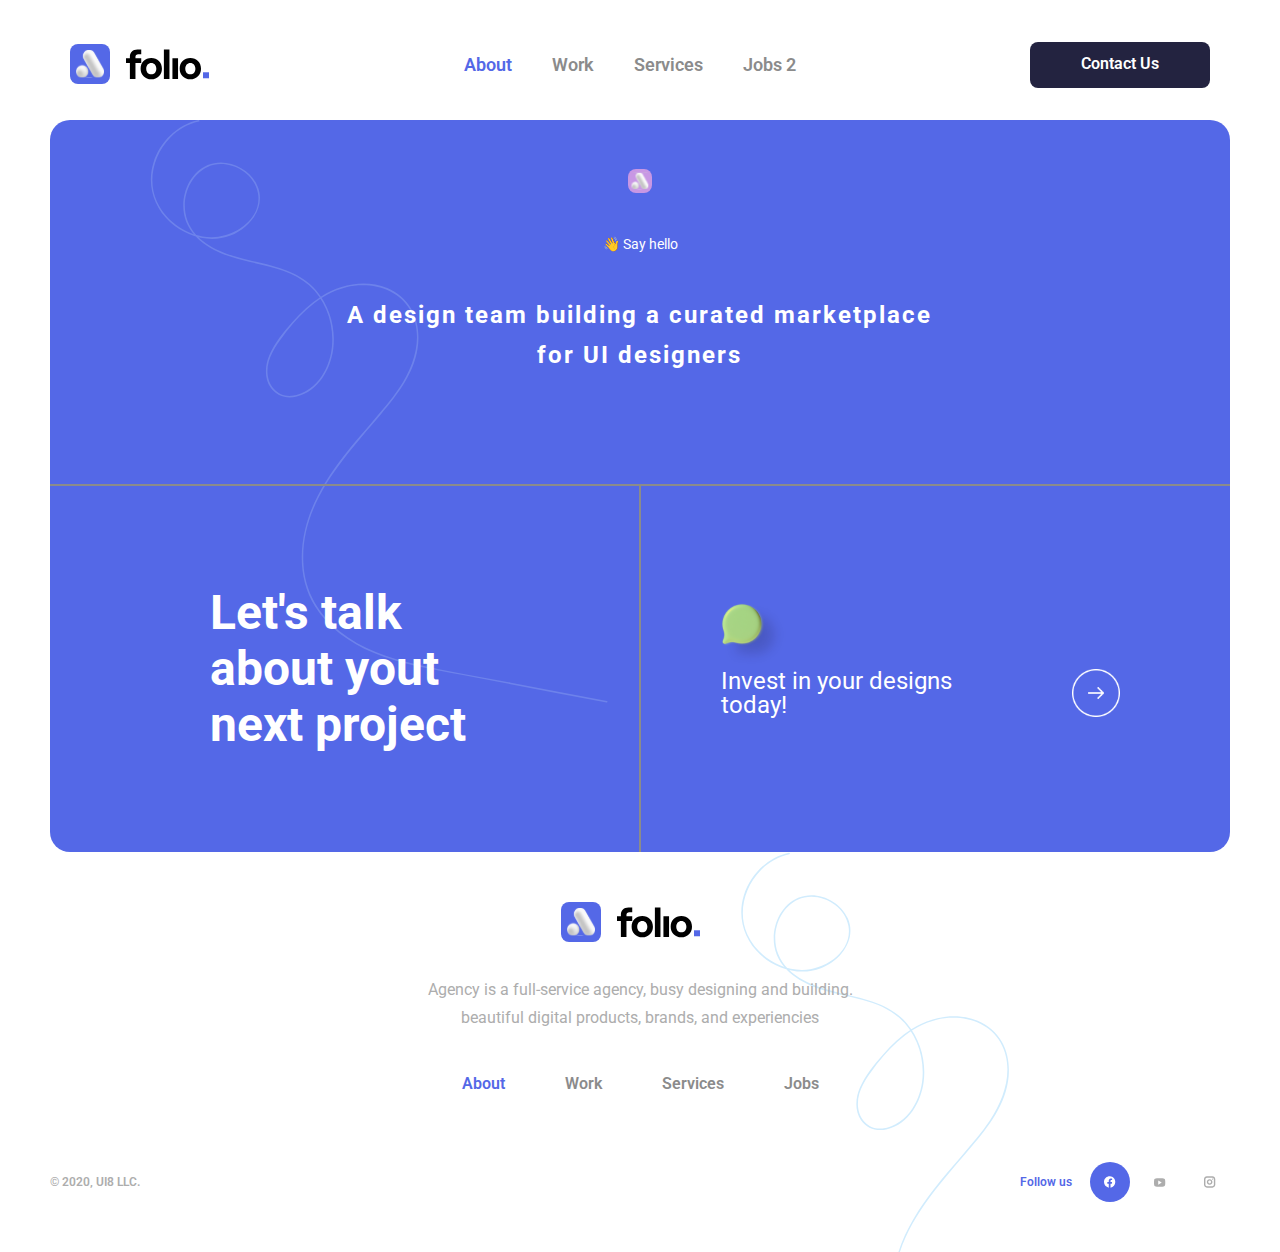
<file: index.html>
<!DOCTYPE html>
<html lang="en">

<head>
    <meta charset="UTF-8">
    <meta http-equiv="X-UA-Compatible" content="IE=edge">
    <meta name="viewport" content="width=device-width, initial-scale=1.0">
    <link rel="preconnect" href="https://fonts.googleapis.com">
    <link rel="preconnect" href="https://fonts.gstatic.com" crossorigin>
    <link href="https://fonts.googleapis.com/css2?family=Roboto:wght@300;400;700&display=swap" rel="stylesheet">
    <link rel="stylesheet" href="./assets/css/reset.css">
    <link rel="stylesheet" href="./assets/css/style.css">
    <title>Folio Agency 1.0</title>
</head>

<body>

    <!-- ==============HEADER============= -->
    <header>
        <nav class="nav-menu">
            <a href="#">
                <img src="./assets/img/logo-black.svg" class="logo" alt="Logo folio website">
            </a>
            
            <ul class="nav-list">
                <li class="nav-list-item"><a href="#" class="active">About</a></li>
                <li class="nav-list-item"><a href="#">Work</a></li>
                <li class="nav-list-item"><a href="#">Services</a></li>
                <li class="nav-list-item"><a href="#">Jobs <span class="jobs_badge">2</span></a></li>
            </ul>

            <a href="#" class="btn-contact-us">Contact Us</a>

            <a href="./pages/menu.html" class="btn-toggle-menu">
                <span></span>
                <span></span>
            </a>
        </nav>
    </header>

    <!-- ==============MAIN============= -->
    <main></main>

    <!-- ==============FOOTER============= -->
    <footer class="footer-container">
        <section class="footer-card">
            <div class="footer-card-content-top">
                <img src="./assets/img/icon/logo-icon-footer.svg" alt="Icon logo footer" class="footer-icon-logo">
                <img src="./assets/img/spech-bubble.svg" alt="Speach bubble" class="footer-card-img">
                <h3 class="footer-card-hello">👋 Say hello</h3>
                <h2 class="footer-card-maktplace">A design team building a curated marketplace for UI designers</h2>
            </div>
            <div class="line-divide"></div>
            <div class="footer-card-content-bottom">
                <div class="footer-card-content-bottom-l">
                    <h1 class="footer-card-project">Let's talk about yout next project</h1>
                </div>
                <div class="line-divide-vertical"></div>
                <div class="footer-card-content-bottom-r">
                    <img src="./assets/img/spech-bubble.svg" alt="Speach bubble" class="footer-card-img-r">
                    <p class="footer-card-invest">Invest in your designs today!</p>
                    <a href="#" class="footer-card-arrow">
                        <img src="./assets/img/icon/arrow-white.png" alt="" class="card-arrow-img">
                    </a>
                </div>
                <a href="#" class="footer-card-btn">
                    Contact US
                </a>
            </div>
        </section>

        <section class="footer-info">
            <div class="footer-info-top">
                <img src="./assets/img/logo-black.svg" alt="Logo folio info">
                <h2 class="footer-info-agency">
                    Agency is a full-service agency, busy designing and building.
                    <span class="footer-info-agency-b">beautiful digital products, brands, and experiencies</span>
                </h2>

                <nav class="footer-nav">
                    <select name="nav-select" id="" class="footer-nav-select">
                        <option value="" selected class="footer-nav-home option">Home</option>
                        <option value="">About</option>
                        <option value="">Work</option>
                        <option value="">Services</option>
                        <option value="">Jobs</option>
                    </select>
                    <div class="footer-nav-list-display">
                        <ul class="footer-nav-list">
                            <li><a href="#" class="active">About</a></li>
                            <li><a href="#">Work</a></li>
                            <li><a href="#">Services</a></li>
                            <li><a href="#">Jobs</a></li>
                        </ul>
                    </div>
                </nav>
            </div>
            <div class="footer-info-bottom">
                <div class="footer-social-media">
                    <p class="footer-text-follow">Follow us</p>
                    <div class="footer-nav-social">
                        <ul class="social-icons">
                            <li>
                                <a href="" class="face active">
                                    <svg width="12" height="12" viewBox="0 0 12 12" fill="none"
                                        xmlns="http://www.w3.org/2000/svg">
                                        <path fill-rule="evenodd" clip-rule="evenodd"
                                            d="M11.2796 6.034C11.2803 3.00752 8.93165 0.510338 5.93539 0.351694C2.93912 0.193051 0.344241 2.42849 0.0307703 5.43841C-0.282701 8.44832 1.79499 11.1789 4.75853 11.6518V7.67809H3.32671V6.034H4.75853V4.78031C4.69611 4.18782 4.89794 3.598 5.30937 3.17049C5.72081 2.74297 6.2993 2.52198 6.88827 2.56733C7.31128 2.57294 7.7333 2.61002 8.15089 2.67827V4.07987H7.44027C7.19507 4.04752 6.94858 4.12933 6.77033 4.30222C6.59207 4.47511 6.50137 4.72034 6.5238 4.96876V6.03542H8.08815L7.83788 7.67951H6.52098V11.6553C9.26236 11.2179 11.2807 8.8336 11.2796 6.034Z"
                                            fill="#ADADAD" />
                                    </svg>
                                </a>
                            </li>
                            <li><a href="" class="youtube"><img src="./assets/img/icon/youtube-desktop.svg" alt=""></a></li>
                            <li><a href="" class="instagran"><img src="./assets/img/icon/instagran-desktop.svg" alt=""></a></li>
                        </ul>
                    </div>
                </div>
                <div class="footer-copy">
                    &copy; 2020, UI8 LLC.
                </div>
            </div>
        </section>
    </footer>
</body>

</html>
</file>
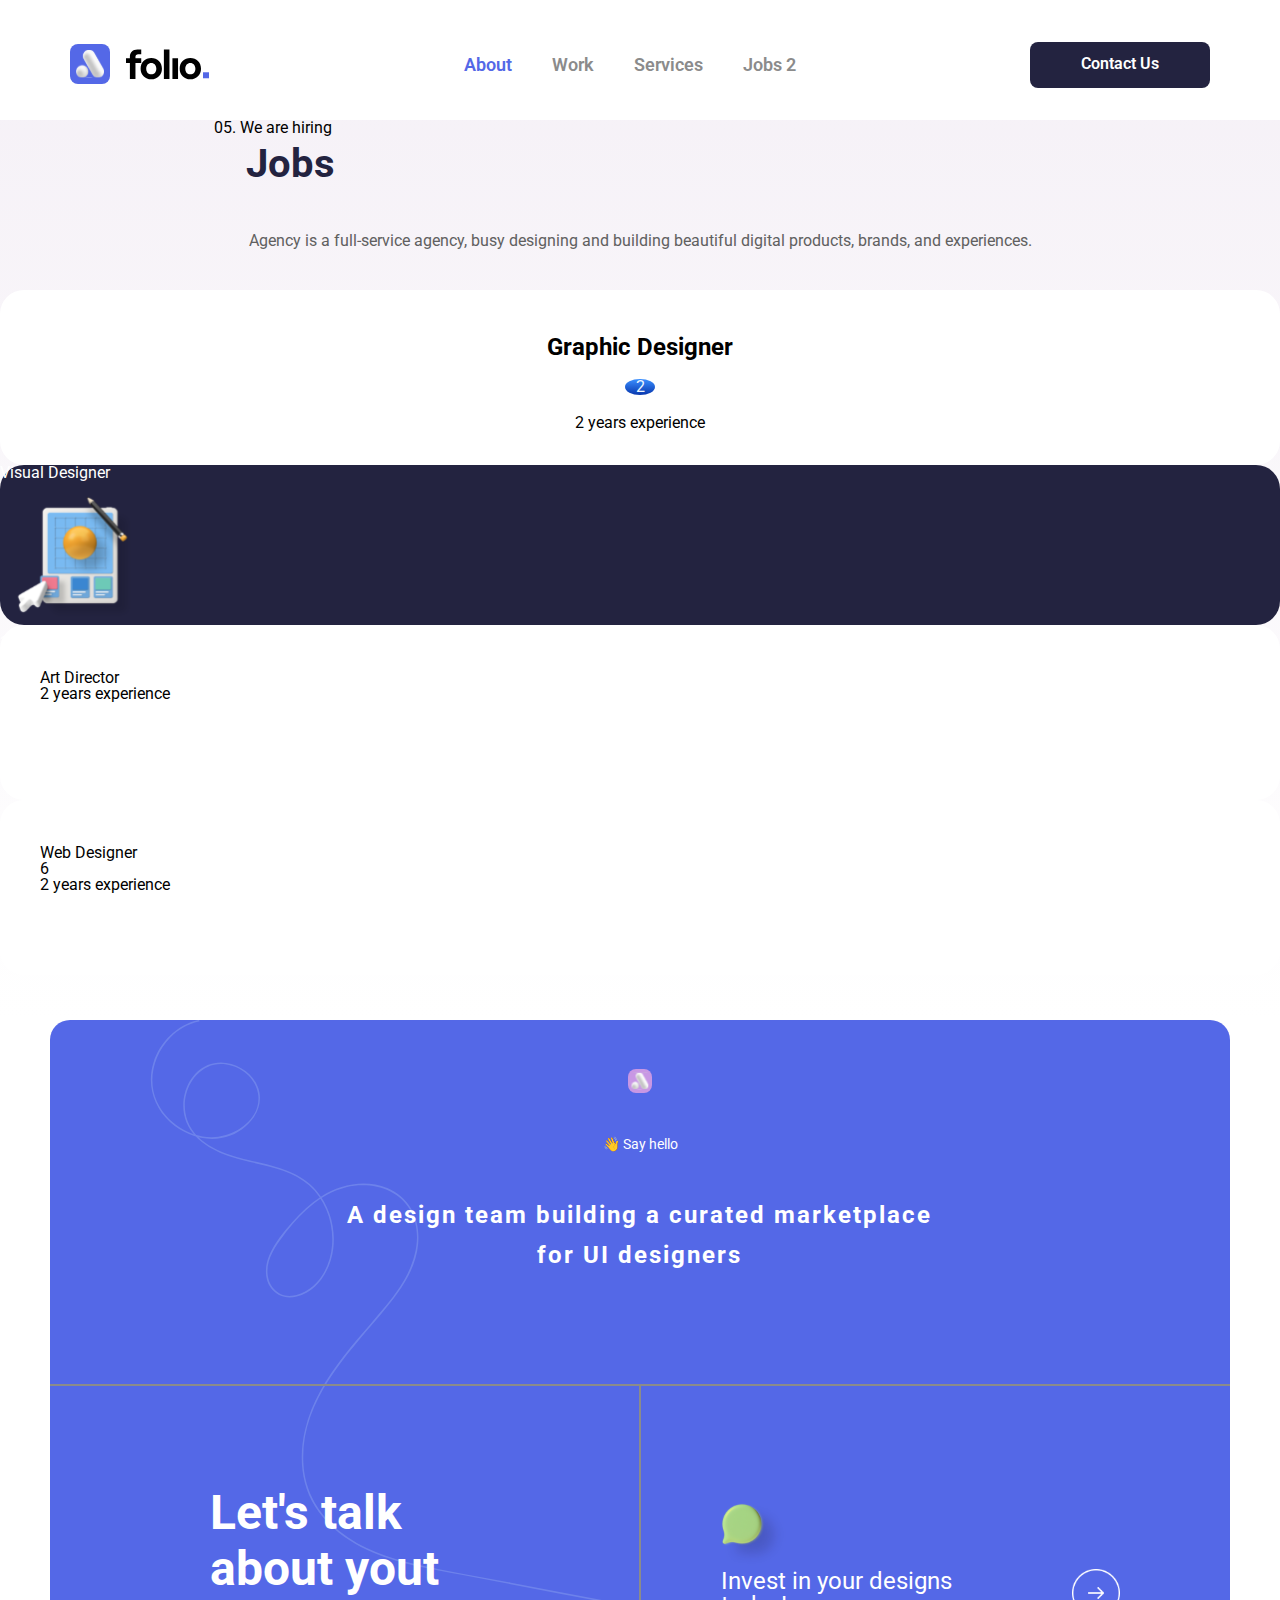
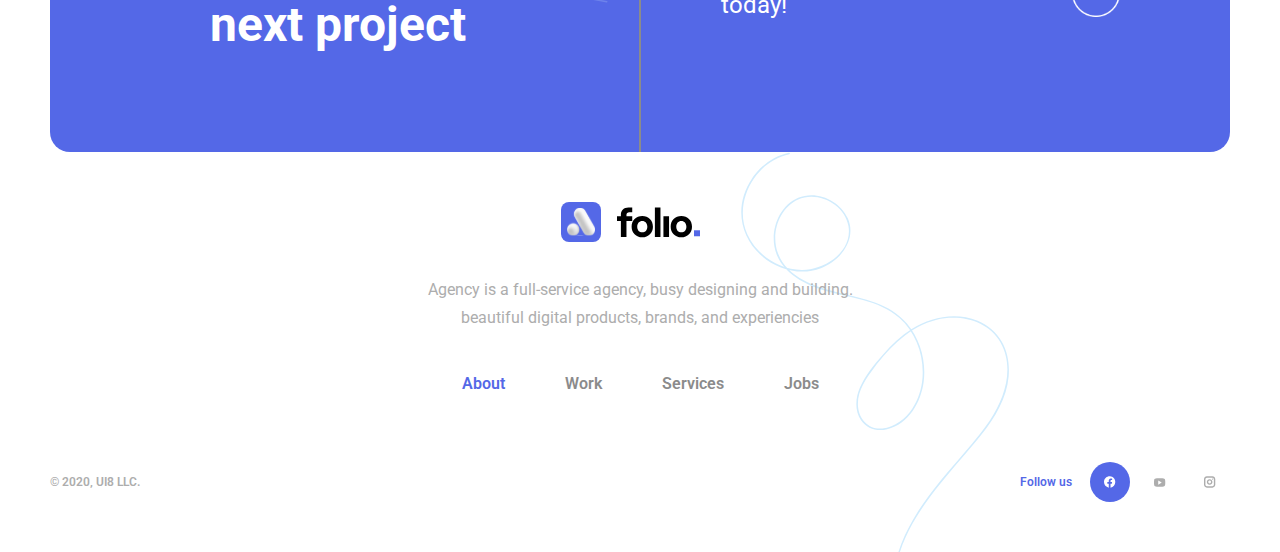
<file: pages/jobs.html>
<!DOCTYPE html>
<html lang="en">

<head>
    <meta charset="UTF-8">
    <meta http-equiv="X-UA-Compatible" content="IE=edge">
    <meta name="viewport" content="width=device-width, initial-scale=1.0">
    <link rel="preconnect" href="https://fonts.googleapis.com">
    <link rel="preconnect" href="https://fonts.gstatic.com" crossorigin>
    <link href="https://fonts.googleapis.com/css2?family=Roboto:wght@300;400;700&display=swap" rel="stylesheet">
    <link rel="stylesheet" href="../assets/css/reset.css">
    <link rel="stylesheet" href="../assets/css/style.css">
    <title>Folio Agency 1.0</title>
</head>

<body>

    <!-- ==============HEADER============= -->
    <header>
        <nav class="nav-menu">
            <a href="#">
                <img src="../assets/img/logo-black.svg" class="logo" alt="Logo folio website">
            </a>
            
            <ul class="nav-list">
                <li class="nav-list-item"><a href="#" class="active">About</a></li>
                <li class="nav-list-item"><a href="../pages/work.html">Work</a></li>
                <li class="nav-list-item"><a href="#">Services</a></li>
                <li class="nav-list-item"><a href="#">Jobs <span class="jobs_badge">2</span></a></li>
            </ul>

            <a href="#" class="btn-contact-us">Contact Us</a>

            <a href="../pages/menu.html" class="btn-toggle-menu">
                <span></span>
                <span></span>
            </a>
        </nav>
    </header>

    <!-- ==============MAIN============= -->
    <main>
        <section class="main-jobs">
            <main >
                <p>05. We are hiring</p>
                <h1 class="title">Jobs</h1>
                <p class="text-main">Agency is a full-service agency, busy designing and building beautiful digital products, brands, and experiences.</p>
            </main>
            <div class="card-jobs card-notification">
                <h3>Graphic Designer</h3> <span class="">2</span>
                <p>2 years experience</p>
            </div>
            <div class="card-jobs-secundary">
                <h3>Visual Designer</h3>
                <img src="../assets/img/tablet-pencil-mini.svg">
                <p>2 years experience</p>
            </div>
            <div class="card-jobs">
                <h3>Art Director</h3>
                <p>2 years experience</p>
            </div>
            <div class="card-jobs">
                <h3>Web Designer</h3> <span class="">6</span>
                <p>2 years experience</p> 
            </div>
        </section>
    </main>

    <!-- ==============FOOTER============= -->
    <footer class="footer-container">
        <section class="footer-card">
            <div class="footer-card-content-top">
                <img src="../assets/img/icon/logo-icon-footer.svg" alt="Icon logo footer" class="footer-icon-logo">
                <img src="../assets/img/spech-bubble.svg" alt="Speach bubble" class="footer-card-img">
                <h3 class="footer-card-hello">👋 Say hello</h3>
                <h2 class="footer-card-maktplace">A design team building a curated marketplace for UI designers</h2>
            </div>
            <div class="line-divide"></div>
            <div class="footer-card-content-bottom">
                <div class="footer-card-content-bottom-l">
                    <h1 class="footer-card-project">Let's talk about yout next project</h1>
                </div>
                <div class="line-divide-vertical"></div>
                <div class="footer-card-content-bottom-r">
                    <img src="../assets/img/spech-bubble.svg" alt="Speach bubble" class="footer-card-img-r">
                    <p class="footer-card-invest">Invest in your designs today!</p>
                    <a href="#" class="footer-card-arrow">
                        <img src="../assets/img/icon/arrow-white.png" alt="" class="card-arrow-img">
                    </a>
                </div>
                <a href="#" class="footer-card-btn">
                    Contact US
                </a>
            </div>
        </section>

        <section class="footer-info">
            <div class="footer-info-top">
                <img src="../assets/img/logo-black.svg" alt="Logo folio info">
                <h2 class="footer-info-agency">
                    Agency is a full-service agency, busy designing and building.
                    <span class="footer-info-agency-b">beautiful digital products, brands, and experiencies</span>
                </h2>

                <nav class="footer-nav">
                    <select name="nav-select" id="" class="footer-nav-select">
                        <option value="" selected class="footer-nav-home option">Home</option>
                        <option value="">About</option>
                        <option value="">Work</option>
                        <option value="">Services</option>
                        <option value="">Jobs</option>
                    </select>
                    <div class="footer-nav-list-display">
                        <ul class="footer-nav-list">
                            <li><a href="#" class="active">About</a></li>
                            <li><a href="../pages/work.html">Work</a></li>
                            <li><a href="#">Services</a></li>
                            <li><a href="#">Jobs</a></li>
                        </ul>
                    </div>
                </nav>
            </div>
            <div class="footer-info-bottom">
                <div class="footer-social-media">
                    <p class="footer-text-follow">Follow us</p>
                    <div class="footer-nav-social">
                        <ul class="social-icons">
                            <li>
                                <a href="" class="face active">
                                    <svg width="12" height="12" viewBox="0 0 12 12" fill="none"
                                        xmlns="http://www.w3.org/2000/svg">
                                        <path fill-rule="evenodd" clip-rule="evenodd"
                                            d="M11.2796 6.034C11.2803 3.00752 8.93165 0.510338 5.93539 0.351694C2.93912 0.193051 0.344241 2.42849 0.0307703 5.43841C-0.282701 8.44832 1.79499 11.1789 4.75853 11.6518V7.67809H3.32671V6.034H4.75853V4.78031C4.69611 4.18782 4.89794 3.598 5.30937 3.17049C5.72081 2.74297 6.2993 2.52198 6.88827 2.56733C7.31128 2.57294 7.7333 2.61002 8.15089 2.67827V4.07987H7.44027C7.19507 4.04752 6.94858 4.12933 6.77033 4.30222C6.59207 4.47511 6.50137 4.72034 6.5238 4.96876V6.03542H8.08815L7.83788 7.67951H6.52098V11.6553C9.26236 11.2179 11.2807 8.8336 11.2796 6.034Z"
                                            fill="#ADADAD" />
                                    </svg>
                                </a>
                            </li>
                            <li><a href="" class="youtube"><img src="../assets/img/icon/youtube-desktop.svg" alt=""></a></li>
                            <li><a href="" class="instagran"><img src="../assets/img/icon/instagran-desktop.svg" alt=""></a></li>
                        </ul>
                    </div>
                </div>
                <div class="footer-copy">
                    &copy; 2020, UI8 LLC.
                </div>
            </div>
        </section>
    </footer>
</body>

</html>
</file>
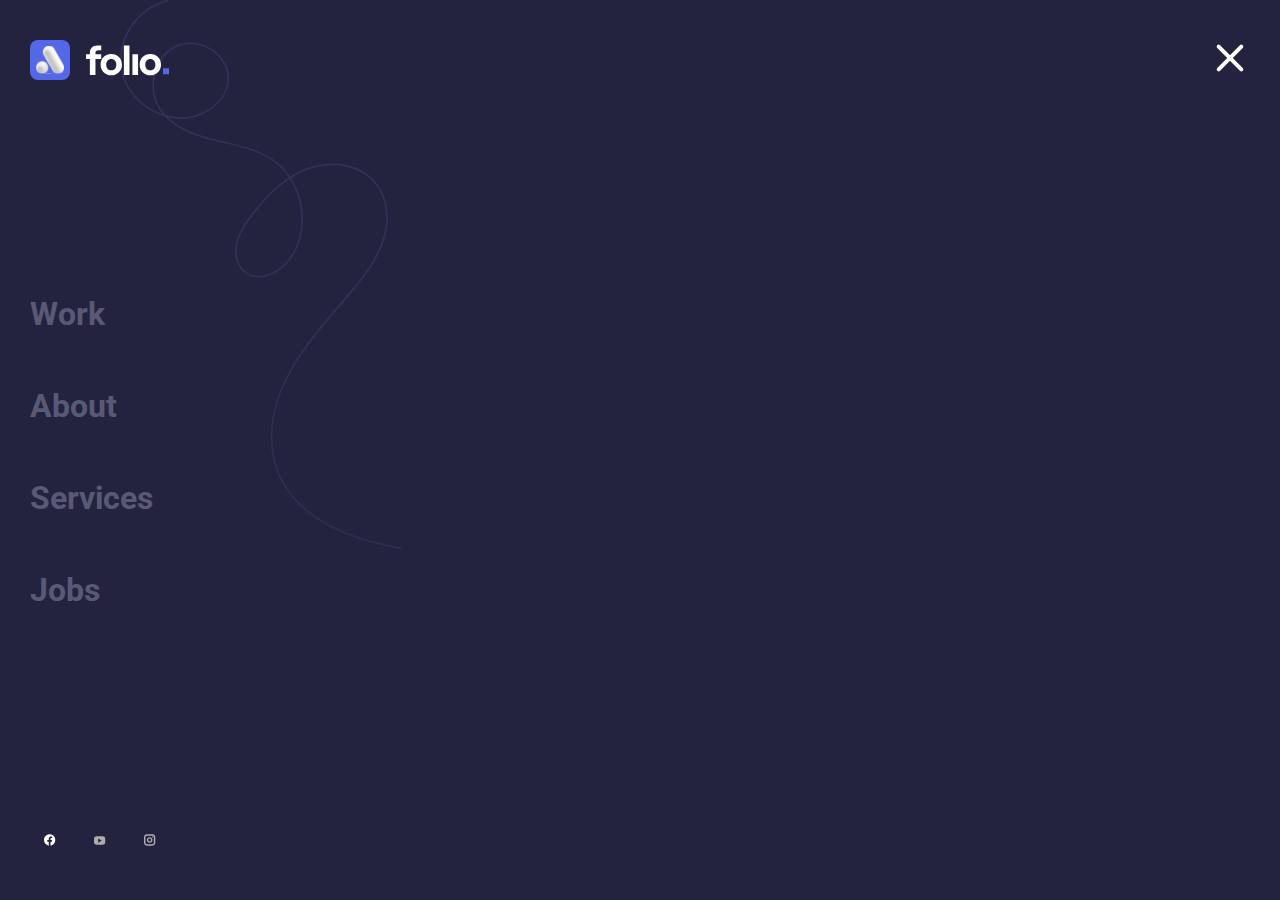
<file: pages/menu.html>
<!DOCTYPE html>
<html lang="en">

<head>
    <meta charset="UTF-8">
    <meta http-equiv="X-UA-Compatible" content="IE=edge">
    <meta name="viewport" content="width=device-width, initial-scale=1.0">
    <link rel="preconnect" href="https://fonts.googleapis.com">
    <link rel="preconnect" href="https://fonts.gstatic.com" crossorigin>
    <link href="https://fonts.googleapis.com/css2?family=Roboto:wght@300;400;700&display=swap" rel="stylesheet">
    <link rel="stylesheet" href="../assets/css/reset.css">
    <link rel="stylesheet" href="../assets/css/style.css">
    <title>Folio Agency 1.0</title>
</head>

<body class="bg-menu">

    <!-- ==============HEADER============= -->
    <header class="header-menu-m">
        <div class="header-menu-m-top">
            <a href="#">
                <img src="./../assets/img/logo-white.svg" class="logo" alt="Logo folio website">
            </a>
            <a onclick="window.history.go(-1); return false;" class="btn-toggle-menu-m">
                <span></span>
                <span></span>
            </a>
        </div>
        
        <nav class="nav-menu-m">
            <ul class="nav-list-m">
                <li><a href="./../pages/work.html" class="active">Work</a></li>
                <li><a href="#">About</a></li>
                <li><a href="./../pages/service.html">Services</a></li>
                <li><a href="./../pages/jobs.html">Jobs</a></li>
            </ul>
        </nav>

        <div class="footer-nav-social">
            <ul class="social-icons">
                <li>
                    <a href="" class="face">
                        <svg width="12" height="12" viewBox="0 0 12 12" fill="none"
                            xmlns="http://www.w3.org/2000/svg">
                            <path fill-rule="evenodd" clip-rule="evenodd"
                                d="M11.2796 6.034C11.2803 3.00752 8.93165 0.510338 5.93539 0.351694C2.93912 0.193051 0.344241 2.42849 0.0307703 5.43841C-0.282701 8.44832 1.79499 11.1789 4.75853 11.6518V7.67809H3.32671V6.034H4.75853V4.78031C4.69611 4.18782 4.89794 3.598 5.30937 3.17049C5.72081 2.74297 6.2993 2.52198 6.88827 2.56733C7.31128 2.57294 7.7333 2.61002 8.15089 2.67827V4.07987H7.44027C7.19507 4.04752 6.94858 4.12933 6.77033 4.30222C6.59207 4.47511 6.50137 4.72034 6.5238 4.96876V6.03542H8.08815L7.83788 7.67951H6.52098V11.6553C9.26236 11.2179 11.2807 8.8336 11.2796 6.034Z"
                                fill="#ADADAD" />
                        </svg>
                    </a>
                </li>
                <li><a href="" class="youtube"><img src="./../assets/img/icon/youtube-desktop.svg" alt=""></a></li>
                <li><a href="" class="instagran"><img src="./../assets/img/icon/instagran-desktop.svg" alt=""></a></li>
            </ul>
        </div>
    </header>
</body>

</html>
</file>
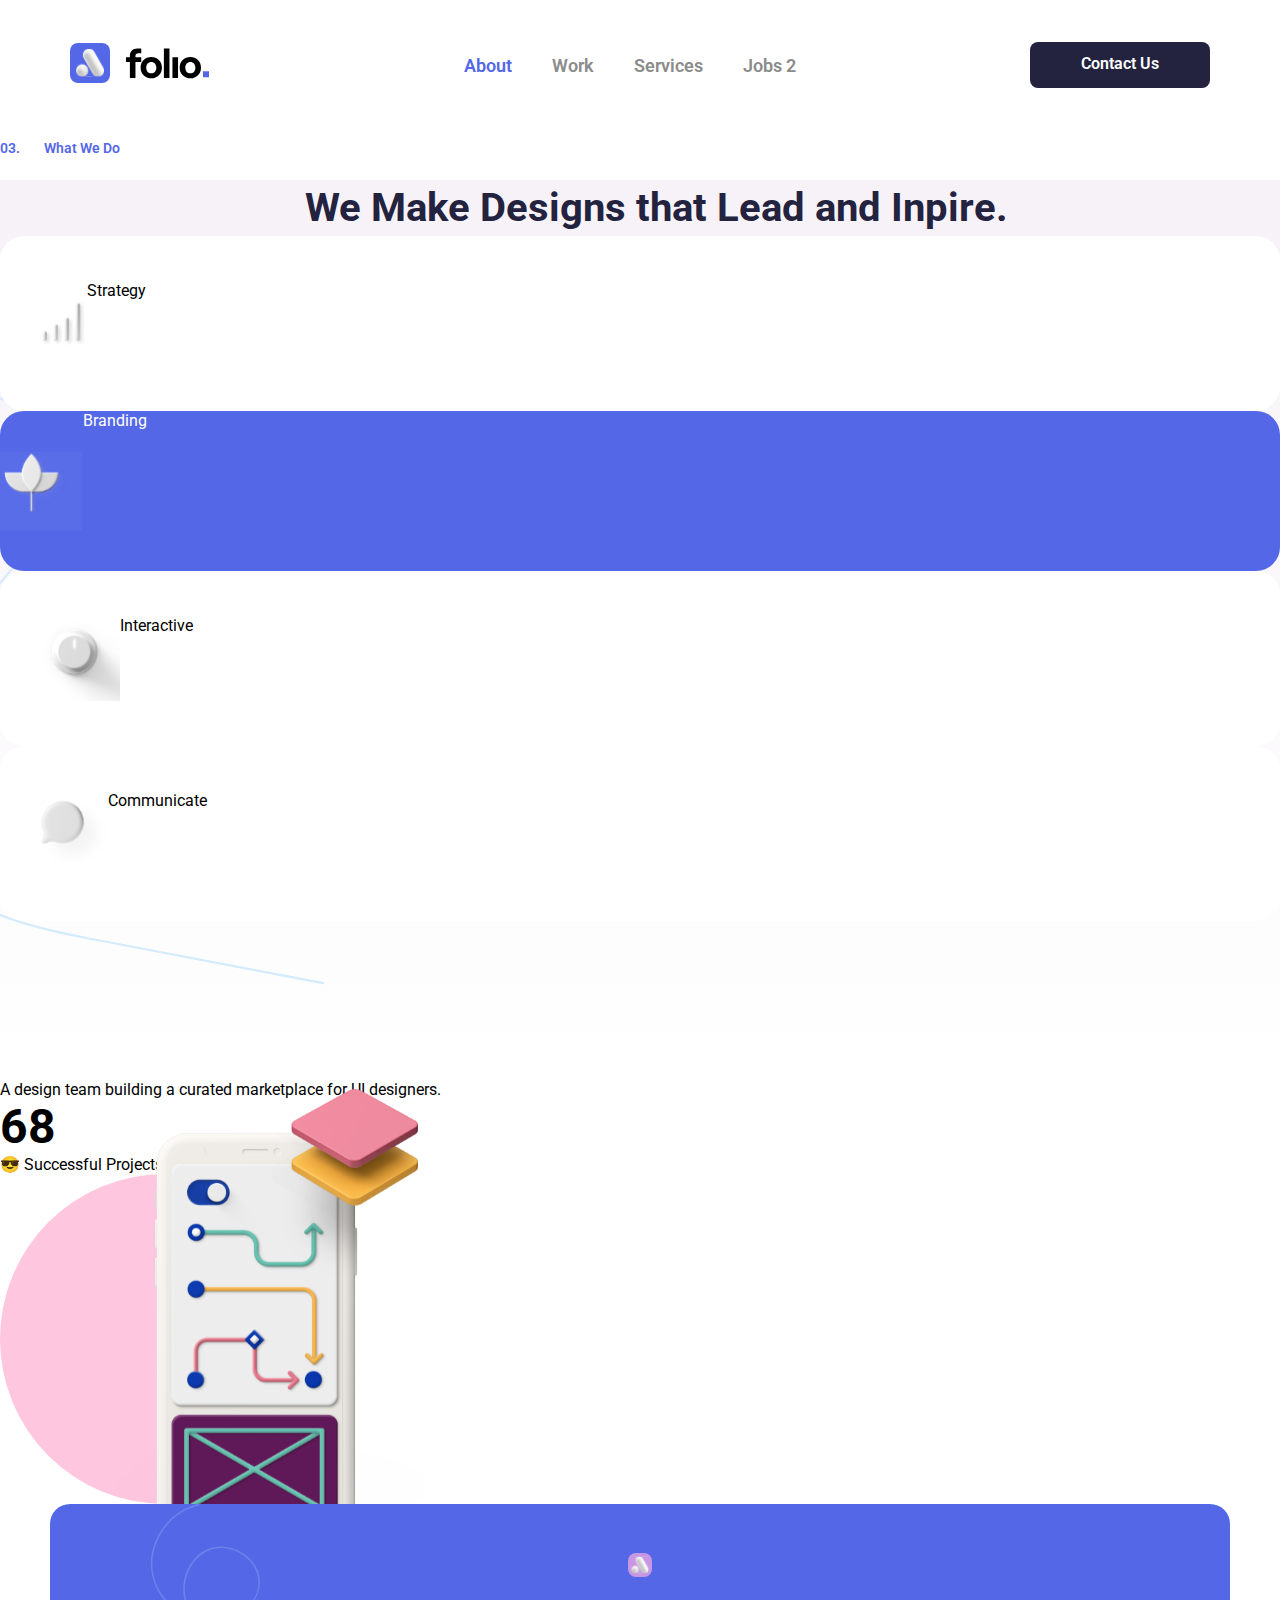
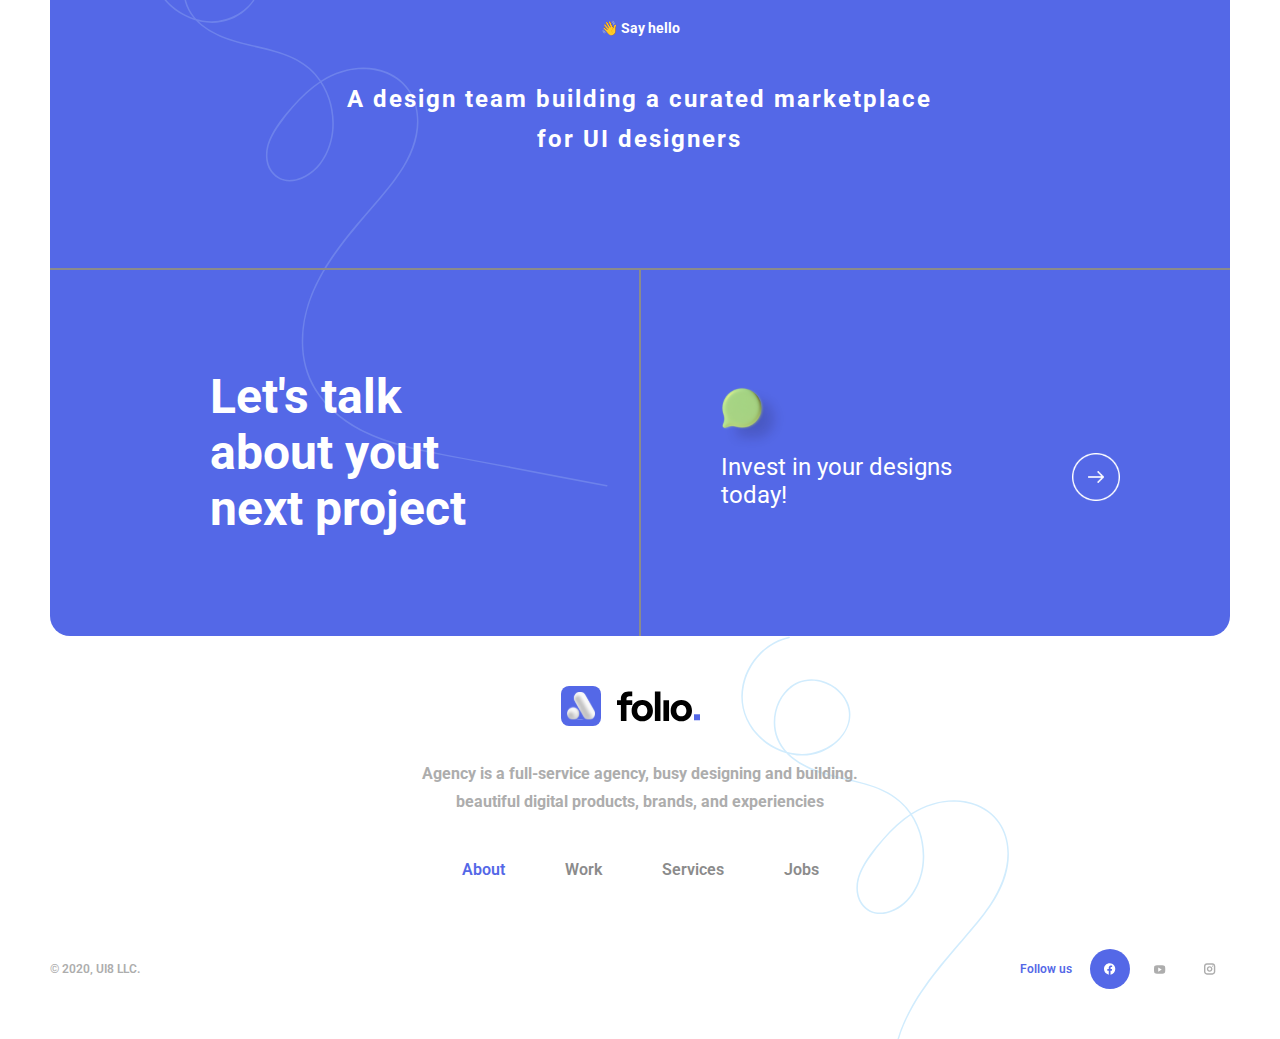
<file: pages/service.html>
<!DOCTYPE html>
<html lang="en">

    <head>
        <meta charset="UTF-8">
        <meta http-equiv="X-UA-Compatible" content="IE=edge">
        <meta name="viewport" content="width=device-width, initial-scale=1.0">
        <link rel="stylesheet" href="../assets/css/style.css">
        <title>service</title>
    </head>

<body>

    <!-- ==============HEADER============= -->
    <header>
        <nav class="nav-menu">
            <a href="#">
                <img src="../assets/img/logo-black.svg" class="logo" alt="Logo folio website">
            </a>
            
            <ul class="nav-list">
                <li class="nav-list-item"><a href="#" class="active">About</a></li>
                <li class="nav-list-item"><a href="../pages/work.html">Work</a></li>
                <li class="nav-list-item"><a href="#">Services</a></li>
                <li class="nav-list-item"><a href="#">Jobs <span class="jobs_badge">2</span></a></li>
            </ul>

            <a href="#" class="btn-contact-us">Contact Us</a>

            <a href="../pages/menu.html" class="btn-toggle-menu">
                <span></span>
                <span></span>
            </a>
        </nav>
    </header>

    <!-- ==============MAIN============= -->
    <main>
        <section class="page-title">
            <span class="page-title-number">03.</span>
            <span class="page-title-text">What We Do</span>
        </section>
        <section class="main-service">
            <main >
                <h1 class="title">We Make Designs that Lead and Inpire.</h1>
            </main>
            <div class="card-service">
                <img src="../assets/img/service-graph.svg">
                <p>Strategy</p>
            </div>
            <div class="card-service-secundary">
                <img src="../assets/img/service_flower.svg">
                <p>Branding</p>
            </div>
            <div class="card-service">
                <img src="../assets/img/service-volum.svg">
                <p>Interactive</p>
            </div>
            <div class="card-service">
                <img src="../assets/img/service-speachbubble.svg">
                <p>Communicate</p> 
            </div>
        </section>
        <div>
            <p>A design team building a curated marketplace for UI designers.</p>
            <h1>68</h1>
            <p>😎 Successful Projects</p>
            <div class="cicle-service">
                <img src="../assets/img/phone.svg" class="service-phone">
            </div>
        </div>
    </main>

    <!-- ==============FOOTER============= -->
    <footer class="footer-container">
        <section class="footer-card">
            <div class="footer-card-content-top">
                <img src="../assets/img/icon/logo-icon-footer.svg" alt="Icon logo footer" class="footer-icon-logo">
                <img src="../assets/img/spech-bubble.svg" alt="Speach bubble" class="footer-card-img">
                <h3 class="footer-card-hello">👋 Say hello</h3>
                <h2 class="footer-card-maktplace">A design team building a curated marketplace for UI designers</h2>
            </div>
            <div class="line-divide"></div>
            <div class="footer-card-content-bottom">
                <div class="footer-card-content-bottom-l">
                    <h1 class="footer-card-project">Let's talk about yout next project</h1>
                </div>
                <div class="line-divide-vertical"></div>
                <div class="footer-card-content-bottom-r">
                    <img src="../assets/img/spech-bubble.svg" alt="Speach bubble" class="footer-card-img-r">
                    <p class="footer-card-invest">Invest in your designs today!</p>
                    <a href="#" class="footer-card-arrow">
                        <img src="../assets/img/icon/arrow-white.png" alt="" class="card-arrow-img">
                    </a>
                </div>
                <a href="#" class="footer-card-btn">
                    Contact US
                </a>
            </div>
        </section>

        <section class="footer-info">
            <div class="footer-info-top">
                <img src="../assets/img/logo-black.svg" alt="Logo folio info">
                <h2 class="footer-info-agency">
                    Agency is a full-service agency, busy designing and building.
                    <span class="footer-info-agency-b">beautiful digital products, brands, and experiencies</span>
                </h2>

                <nav class="footer-nav">
                    <select name="nav-select" id="" class="footer-nav-select">
                        <option value="" selected class="footer-nav-home option">Home</option>
                        <option value="">About</option>
                        <option value="">Work</option>
                        <option value="">Services</option>
                        <option value="">Jobs</option>
                    </select>
                    <div class="footer-nav-list-display">
                        <ul class="footer-nav-list">
                            <li><a href="#" class="active">About</a></li>
                            <li><a href="../pages/work.html">Work</a></li>
                            <li><a href="#">Services</a></li>
                            <li><a href="#">Jobs</a></li>
                        </ul>
                    </div>
                </nav>
            </div>
            <div class="footer-info-bottom">
                <div class="footer-social-media">
                    <p class="footer-text-follow">Follow us</p>
                    <div class="footer-nav-social">
                        <ul class="social-icons">
                            <li>
                                <a href="" class="face active">
                                    <svg width="12" height="12" viewBox="0 0 12 12" fill="none"
                                        xmlns="http://www.w3.org/2000/svg">
                                        <path fill-rule="evenodd" clip-rule="evenodd"
                                            d="M11.2796 6.034C11.2803 3.00752 8.93165 0.510338 5.93539 0.351694C2.93912 0.193051 0.344241 2.42849 0.0307703 5.43841C-0.282701 8.44832 1.79499 11.1789 4.75853 11.6518V7.67809H3.32671V6.034H4.75853V4.78031C4.69611 4.18782 4.89794 3.598 5.30937 3.17049C5.72081 2.74297 6.2993 2.52198 6.88827 2.56733C7.31128 2.57294 7.7333 2.61002 8.15089 2.67827V4.07987H7.44027C7.19507 4.04752 6.94858 4.12933 6.77033 4.30222C6.59207 4.47511 6.50137 4.72034 6.5238 4.96876V6.03542H8.08815L7.83788 7.67951H6.52098V11.6553C9.26236 11.2179 11.2807 8.8336 11.2796 6.034Z"
                                            fill="#ADADAD" />
                                    </svg>
                                </a>
                            </li>
                            <li><a href="" class="youtube"><img src="../assets/img/icon/youtube-desktop.svg" alt=""></a></li>
                            <li><a href="" class="instagran"><img src="../assets/img/icon/instagran-desktop.svg" alt=""></a></li>
                        </ul>
                    </div>
                </div>
                <div class="footer-copy">
                    &copy; 2020, UI8 LLC.
                </div>
            </div>
        </section>
    </footer>
</body>

</html>
</file>
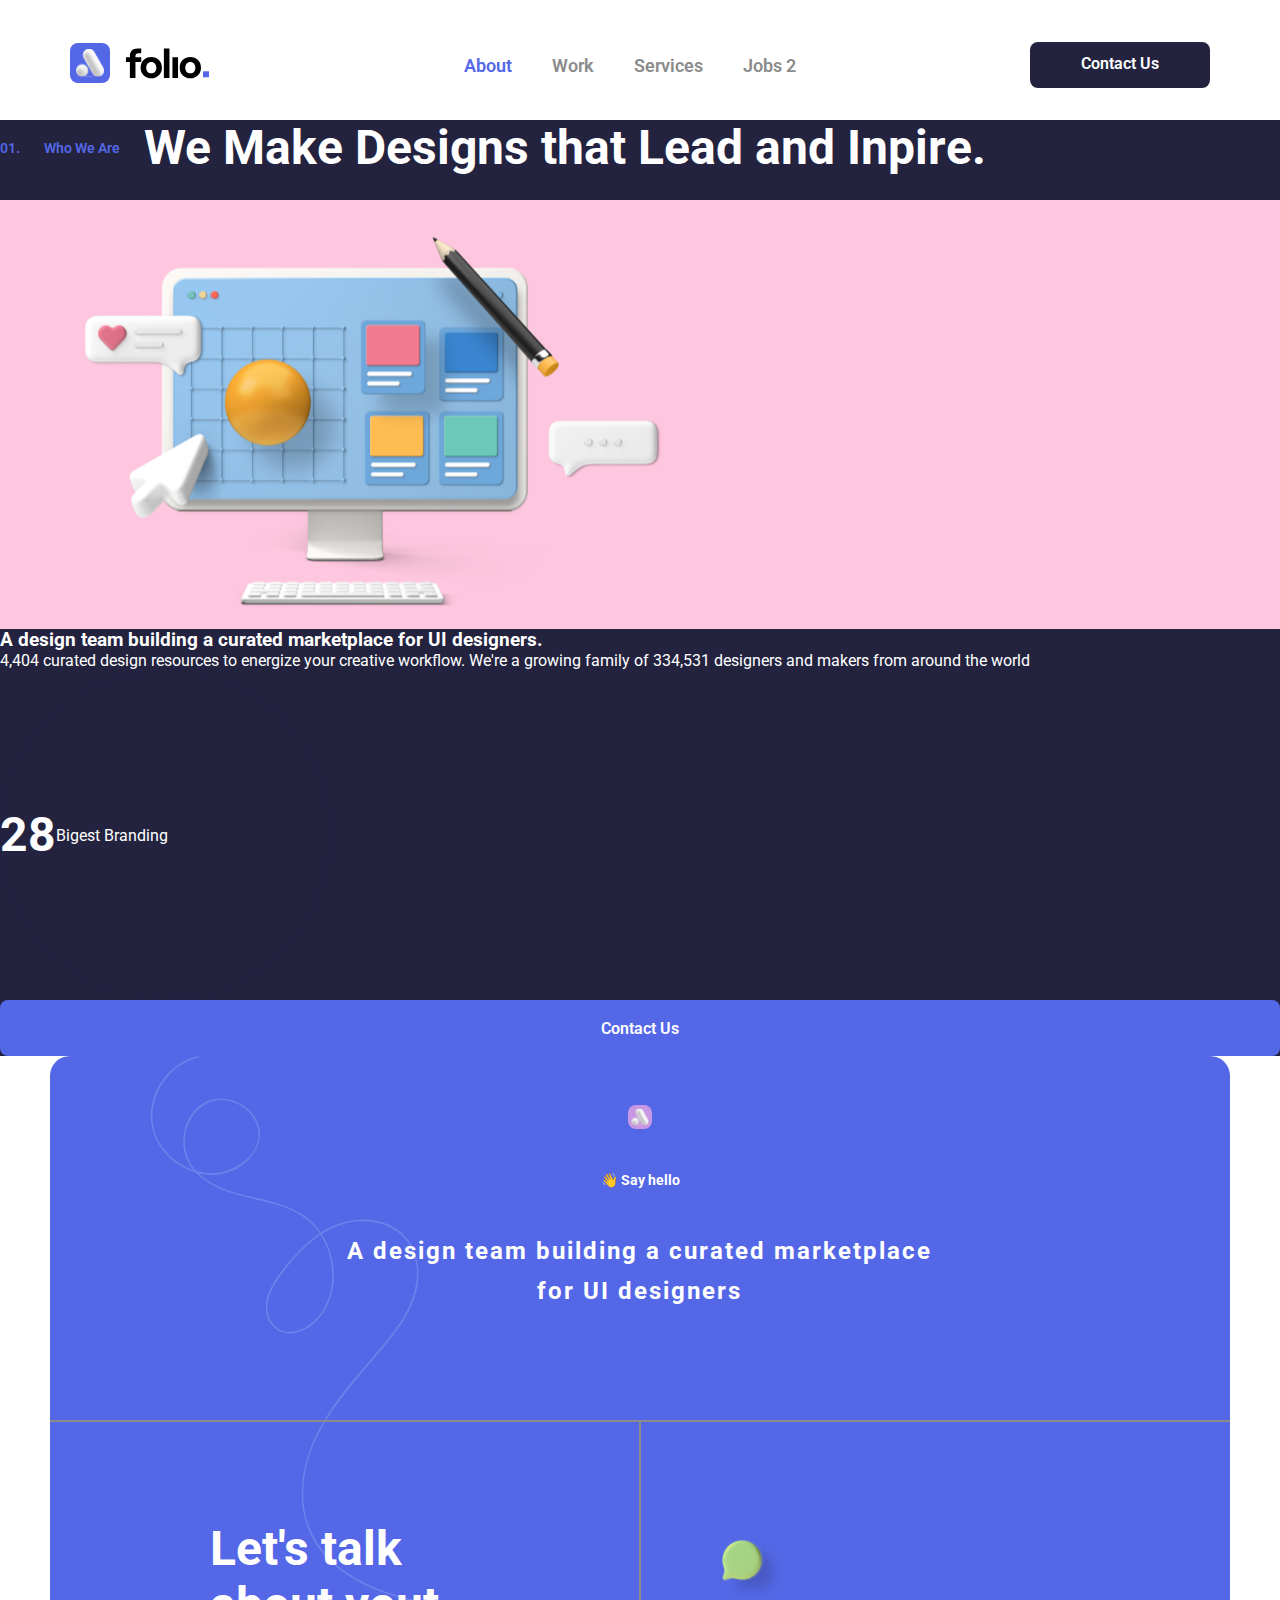
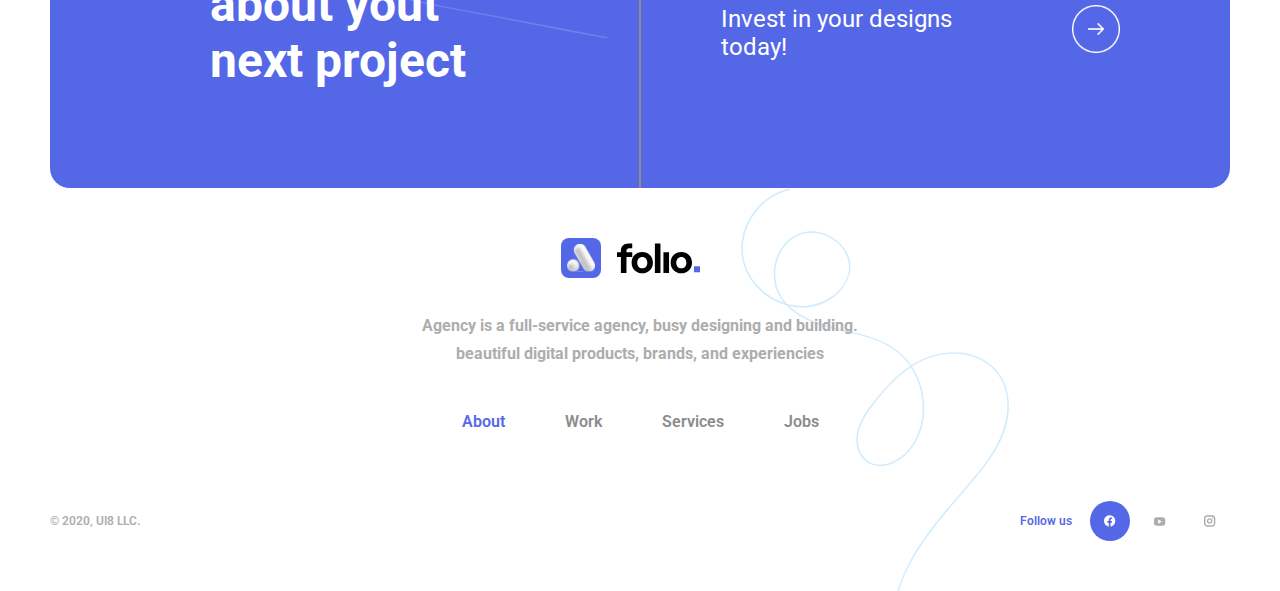
<file: pages/who-we-are.html>
<!DOCTYPE html>
<html lang="en">

<head>
    <meta charset="UTF-8">
    <meta http-equiv="X-UA-Compatible" content="IE=edge">
    <meta name="viewport" content="width=device-width, initial-scale=1.0">
    <link rel="stylesheet" href="../assets/css/style.css">
    <title>who-we-are</title>
</head>

<body>
    <!-- ==============HEADER============= -->
    <header>
        <nav class="nav-menu">
            <a href="#">
                <img src="../assets/img/logo-black.svg" class="logo" alt="Logo folio website">
            </a>

            <ul class="nav-list">
                <li class="nav-list-item"><a href="#" class="active">About</a></li>
                <li class="nav-list-item"><a href="#">Work</a></li>
                <li class="nav-list-item"><a href="#">Services</a></li>
                <li class="nav-list-item"><a href="#">Jobs <span class="jobs_badge">2</span></a></li>
            </ul>

            <a href="#" class="btn-contact-us">Contact Us</a>

            <a href="../pages/menu.html" class="btn-toggle-menu">
                <span></span>
                <span></span>
            </a>
        </nav>
    </header>

    <!-- ==============MAIN============= -->
    <main class="main-who-we-are">
        <section class="page-title">
            <span class="page-title-number">01.</span>
            <span class="page-title-text">Who We Are</span>
            <div>
                <h1 class="who-we-are-title">We Make Designs that Lead and Inpire.</h1>
            </div>
        </section>

        <section class="who-we-are-section">
                <div class="who-we-are-card">
                    <img src="../assets/img/desktop-2.svg">
                </div>
                <div>
                    <h3>A design team building a curated marketplace for UI designers.</h3>
                    <p>4,404 curated design resources to energize your creative workflow. We're a growing family of 334,531 designers and makers from around the world</p>
                </div>
                <div class="who-we-are-cicle">
                    <h1>28</h1>
                    <p>Bigest Branding</p>
                </div>
        </section>

        <a href="#" class="btn-contact-us-who-we-are">Contact Us</a>
    </main>

    <!-- ==============FOOTER============= -->
    <footer class="footer-container">
        <section class="footer-card">
            <div class="footer-card-content-top">
                <img src="../assets/img/icon/logo-icon-footer.svg" alt="Icon logo footer" class="footer-icon-logo">
                <img src="../assets/img/spech-bubble.svg" alt="Speach bubble" class="footer-card-img">
                <h3 class="footer-card-hello">👋 Say hello</h3>
                <h2 class="footer-card-maktplace">A design team building a curated marketplace for UI designers</h2>
            </div>
            <div class="line-divide"></div>
            <div class="footer-card-content-bottom">
                <div class="footer-card-content-bottom-l">
                    <h1 class="footer-card-project">Let's talk about yout next project</h1>
                </div>
                <div class="line-divide-vertical"></div>
                <div class="footer-card-content-bottom-r">
                    <img src="../assets/img/spech-bubble.svg" alt="Speach bubble" class="footer-card-img-r">
                    <p class="footer-card-invest">Invest in your designs today!</p>
                    <a href="#" class="footer-card-arrow">
                        <img src="../assets/img/icon/arrow-white.png" alt="" class="card-arrow-img">
                    </a>
                </div>
                <a href="#" class="footer-card-btn">
                    Contact US
                </a>
            </div>
        </section>

        <section class="footer-info">
            <div class="footer-info-top">
                <img src="../assets/img/logo-black.svg" alt="Logo folio info">
                <h2 class="footer-info-agency">
                    Agency is a full-service agency, busy designing and building.
                    <span class="footer-info-agency-b">beautiful digital products, brands, and experiencies</span>
                </h2>

                <nav class="footer-nav">
                    <select name="nav-select" id="" class="footer-nav-select">
                        <option value="" selected class="footer-nav-home option">Home</option>
                        <option value="">About</option>
                        <option value="">Work</option>
                        <option value="">Services</option>
                        <option value="">Jobs</option>
                    </select>
                    <div class="footer-nav-list-display">
                        <ul class="footer-nav-list">
                            <li><a href="#" class="active">About</a></li>
                            <li><a href="#">Work</a></li>
                            <li><a href="#">Services</a></li>
                            <li><a href="./pages/jobs.html">Jobs</a></li>
                        </ul>
                    </div>
                </nav>
            </div>
            <div class="footer-info-bottom">
                <div class="footer-social-media">
                    <p class="footer-text-follow">Follow us</p>
                    <div class="footer-nav-social">
                        <ul class="social-icons">
                            <li>
                                <a href="" class="face active">
                                    <svg width="12" height="12" viewBox="0 0 12 12" fill="none"
                                        xmlns="http://www.w3.org/2000/svg">
                                        <path fill-rule="evenodd" clip-rule="evenodd"
                                            d="M11.2796 6.034C11.2803 3.00752 8.93165 0.510338 5.93539 0.351694C2.93912 0.193051 0.344241 2.42849 0.0307703 5.43841C-0.282701 8.44832 1.79499 11.1789 4.75853 11.6518V7.67809H3.32671V6.034H4.75853V4.78031C4.69611 4.18782 4.89794 3.598 5.30937 3.17049C5.72081 2.74297 6.2993 2.52198 6.88827 2.56733C7.31128 2.57294 7.7333 2.61002 8.15089 2.67827V4.07987H7.44027C7.19507 4.04752 6.94858 4.12933 6.77033 4.30222C6.59207 4.47511 6.50137 4.72034 6.5238 4.96876V6.03542H8.08815L7.83788 7.67951H6.52098V11.6553C9.26236 11.2179 11.2807 8.8336 11.2796 6.034Z"
                                            fill="#ADADAD" />
                                    </svg>
                                </a>
                            </li>
                            <li><a href="" class="youtube"><img src="../assets/img/icon/youtube-desktop.svg" alt=""></a>
                            </li>
                            <li><a href="" class="instagran"><img src="../assets/img/icon/instagran-desktop.svg"
                                        alt=""></a></li>
                        </ul>
                    </div>
                </div>
                <div class="footer-copy">
                    &copy; 2020, UI8 LLC.
                </div>
            </div>
        </section>
    </footer>
</body>

</html>
</file>
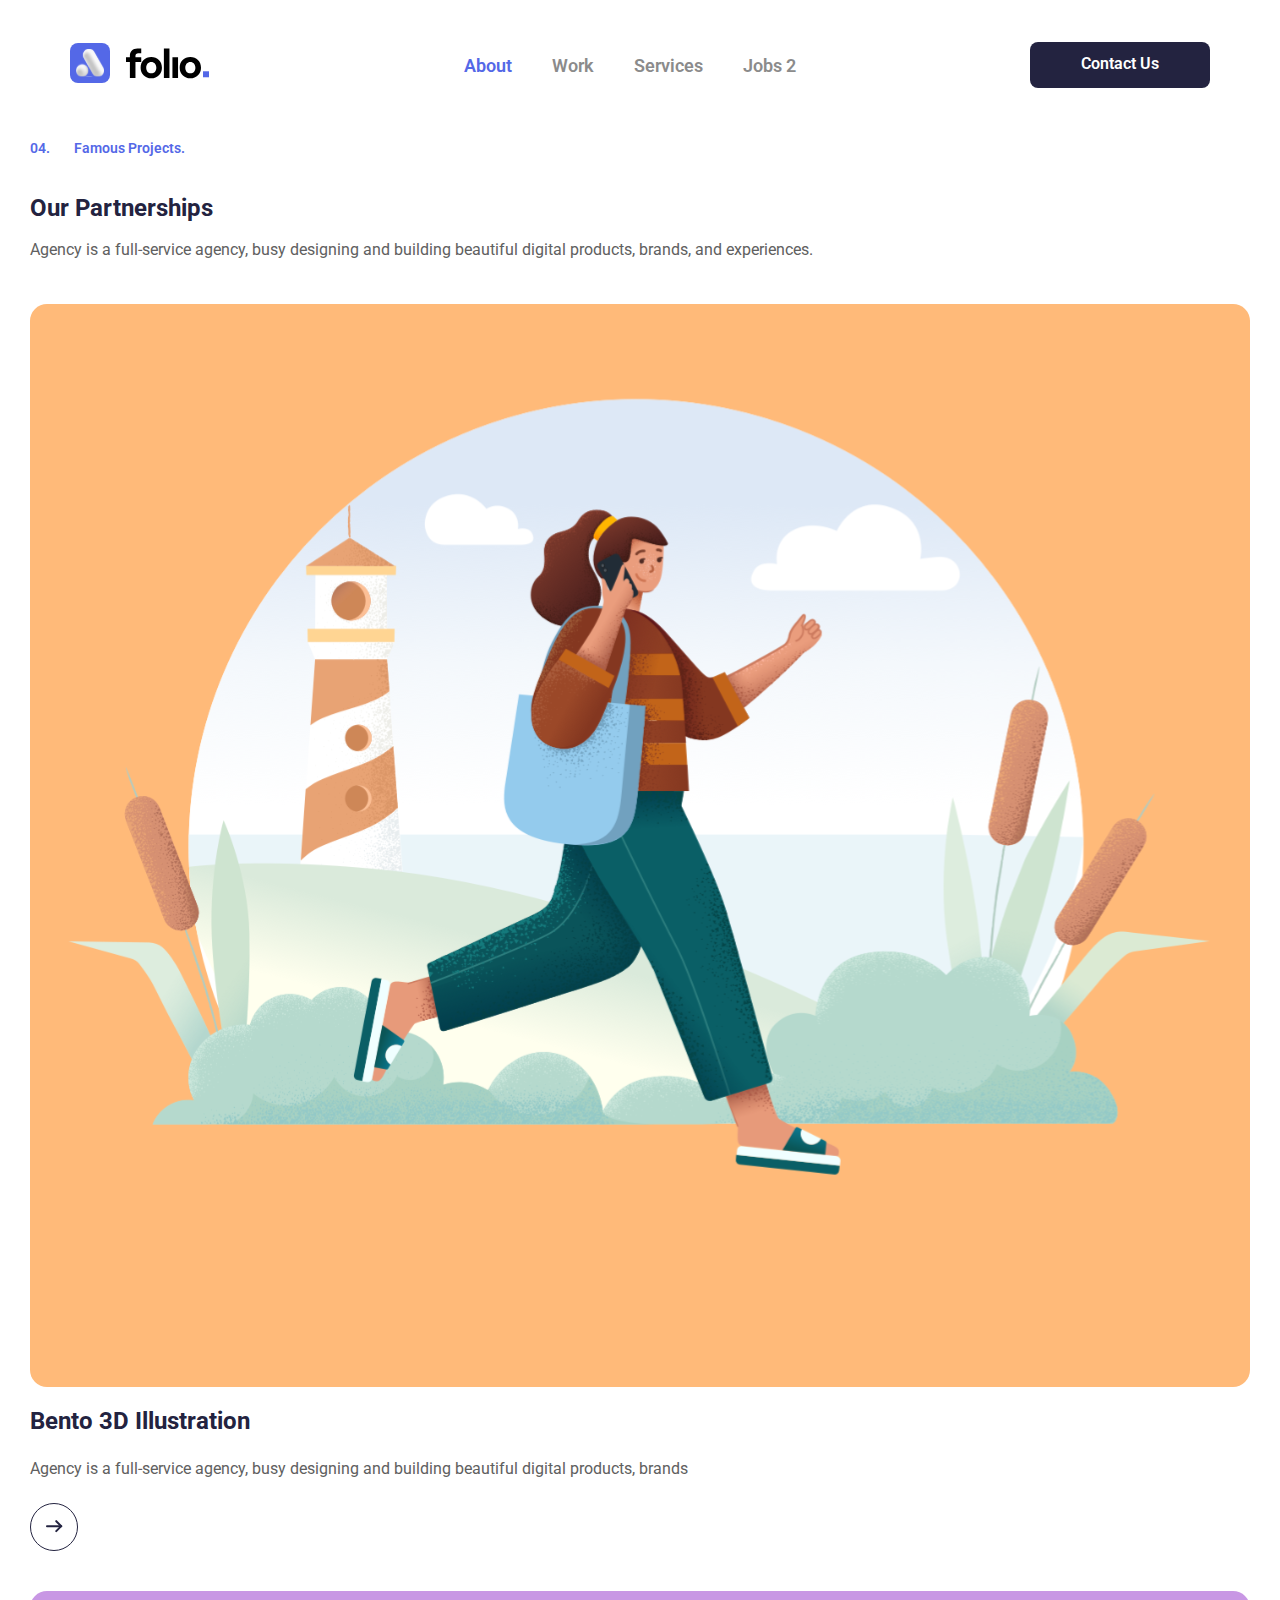
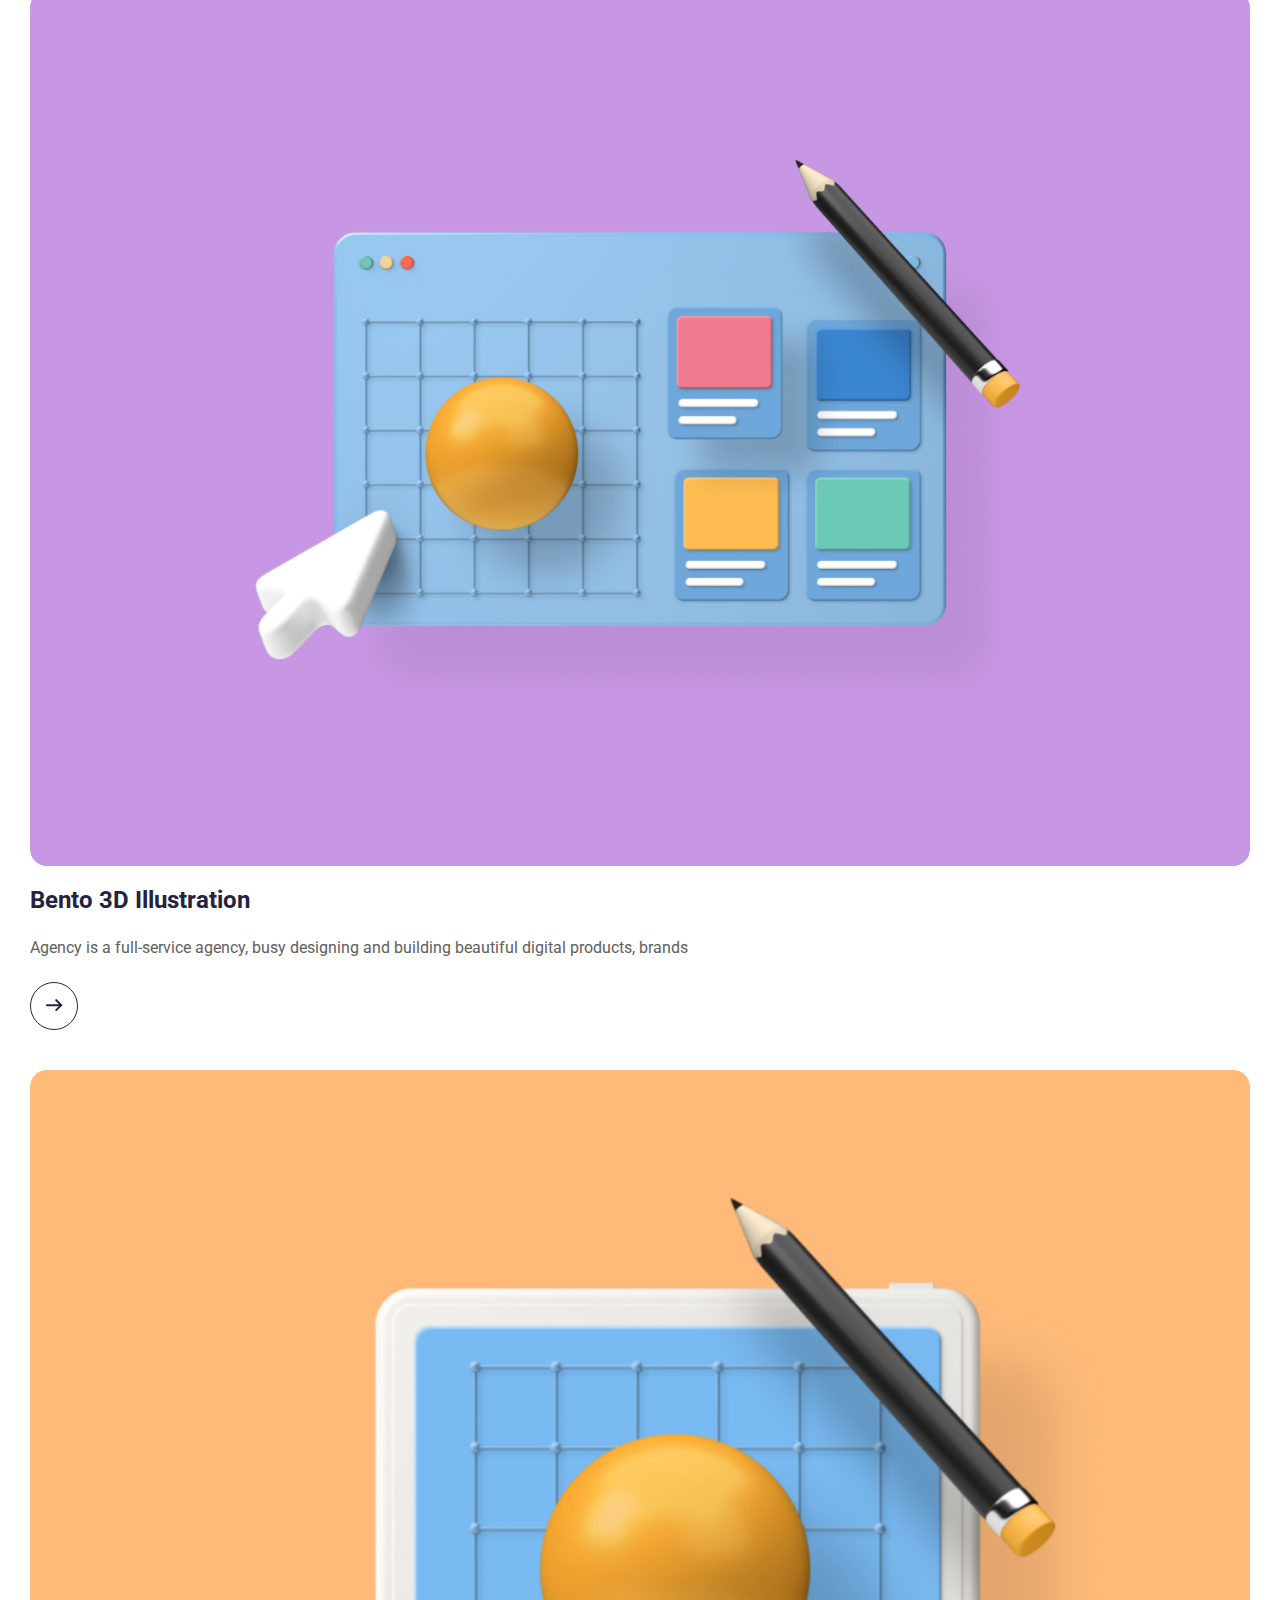
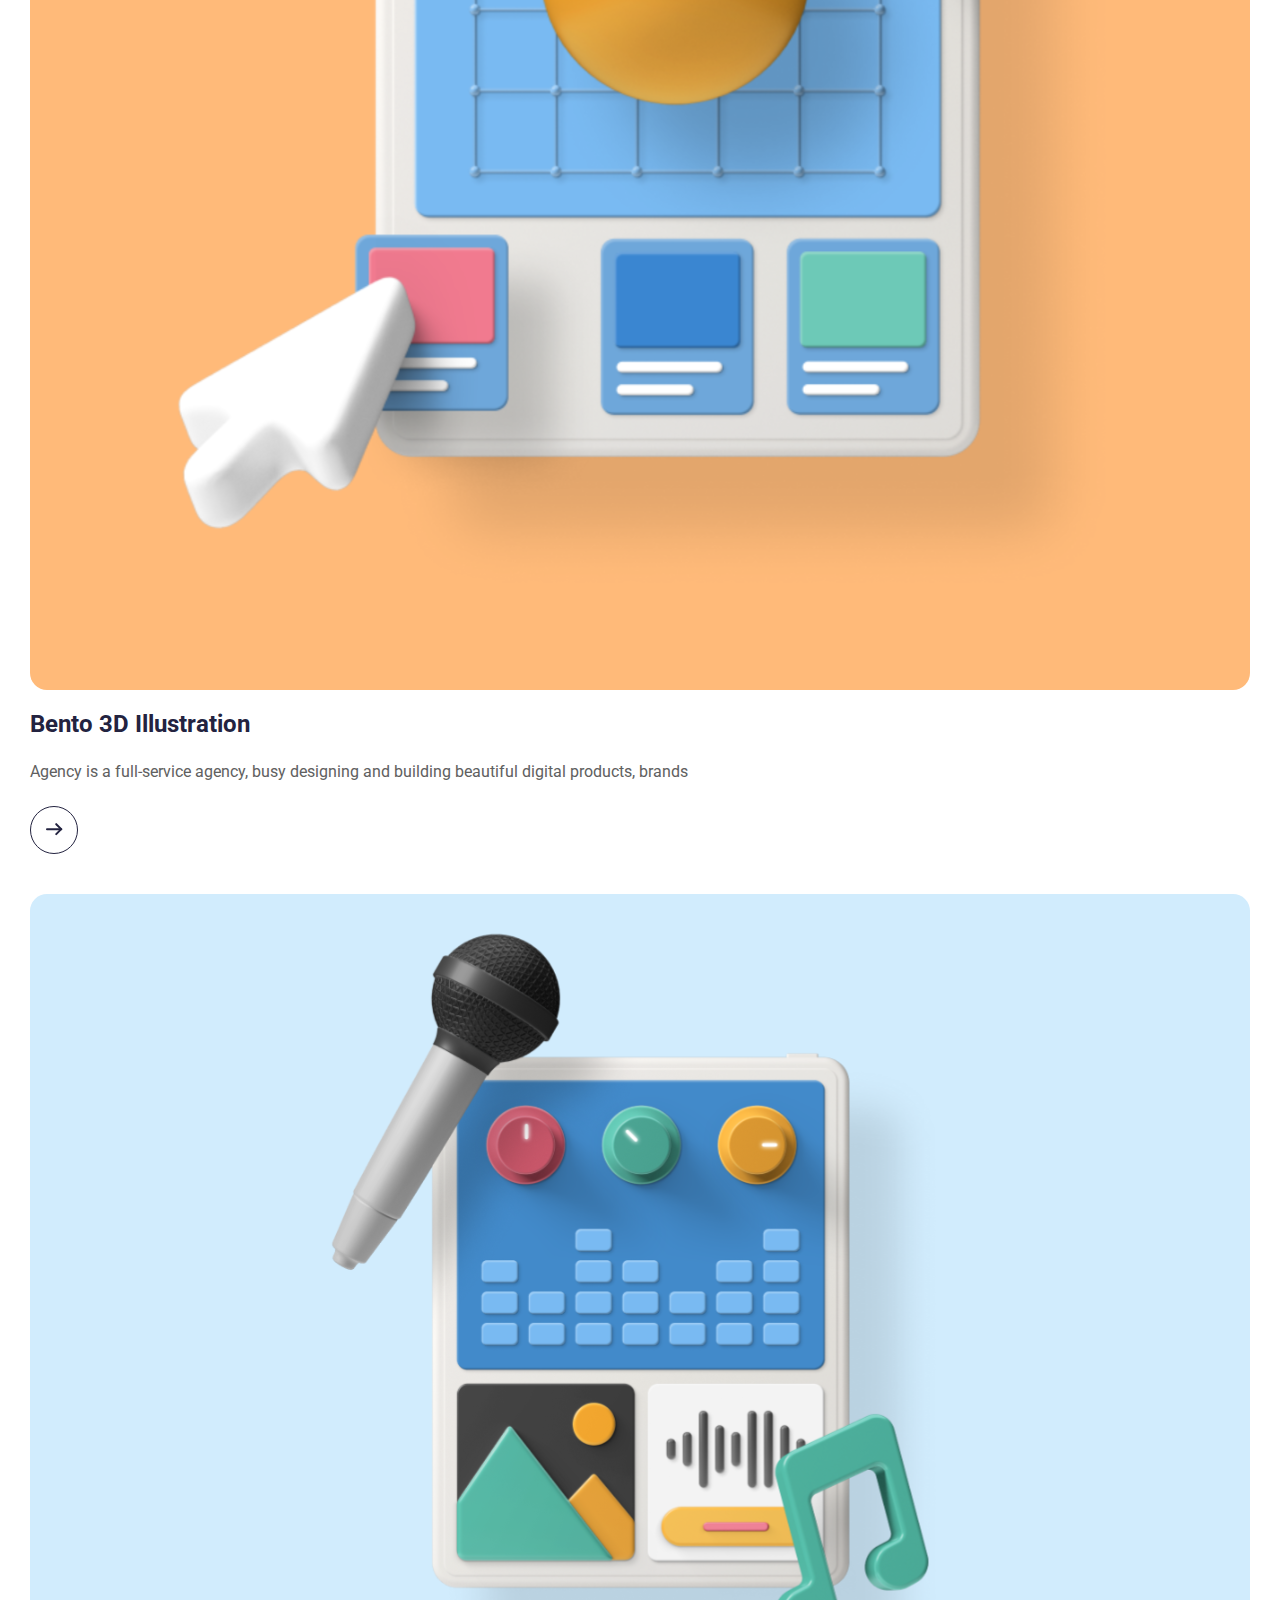
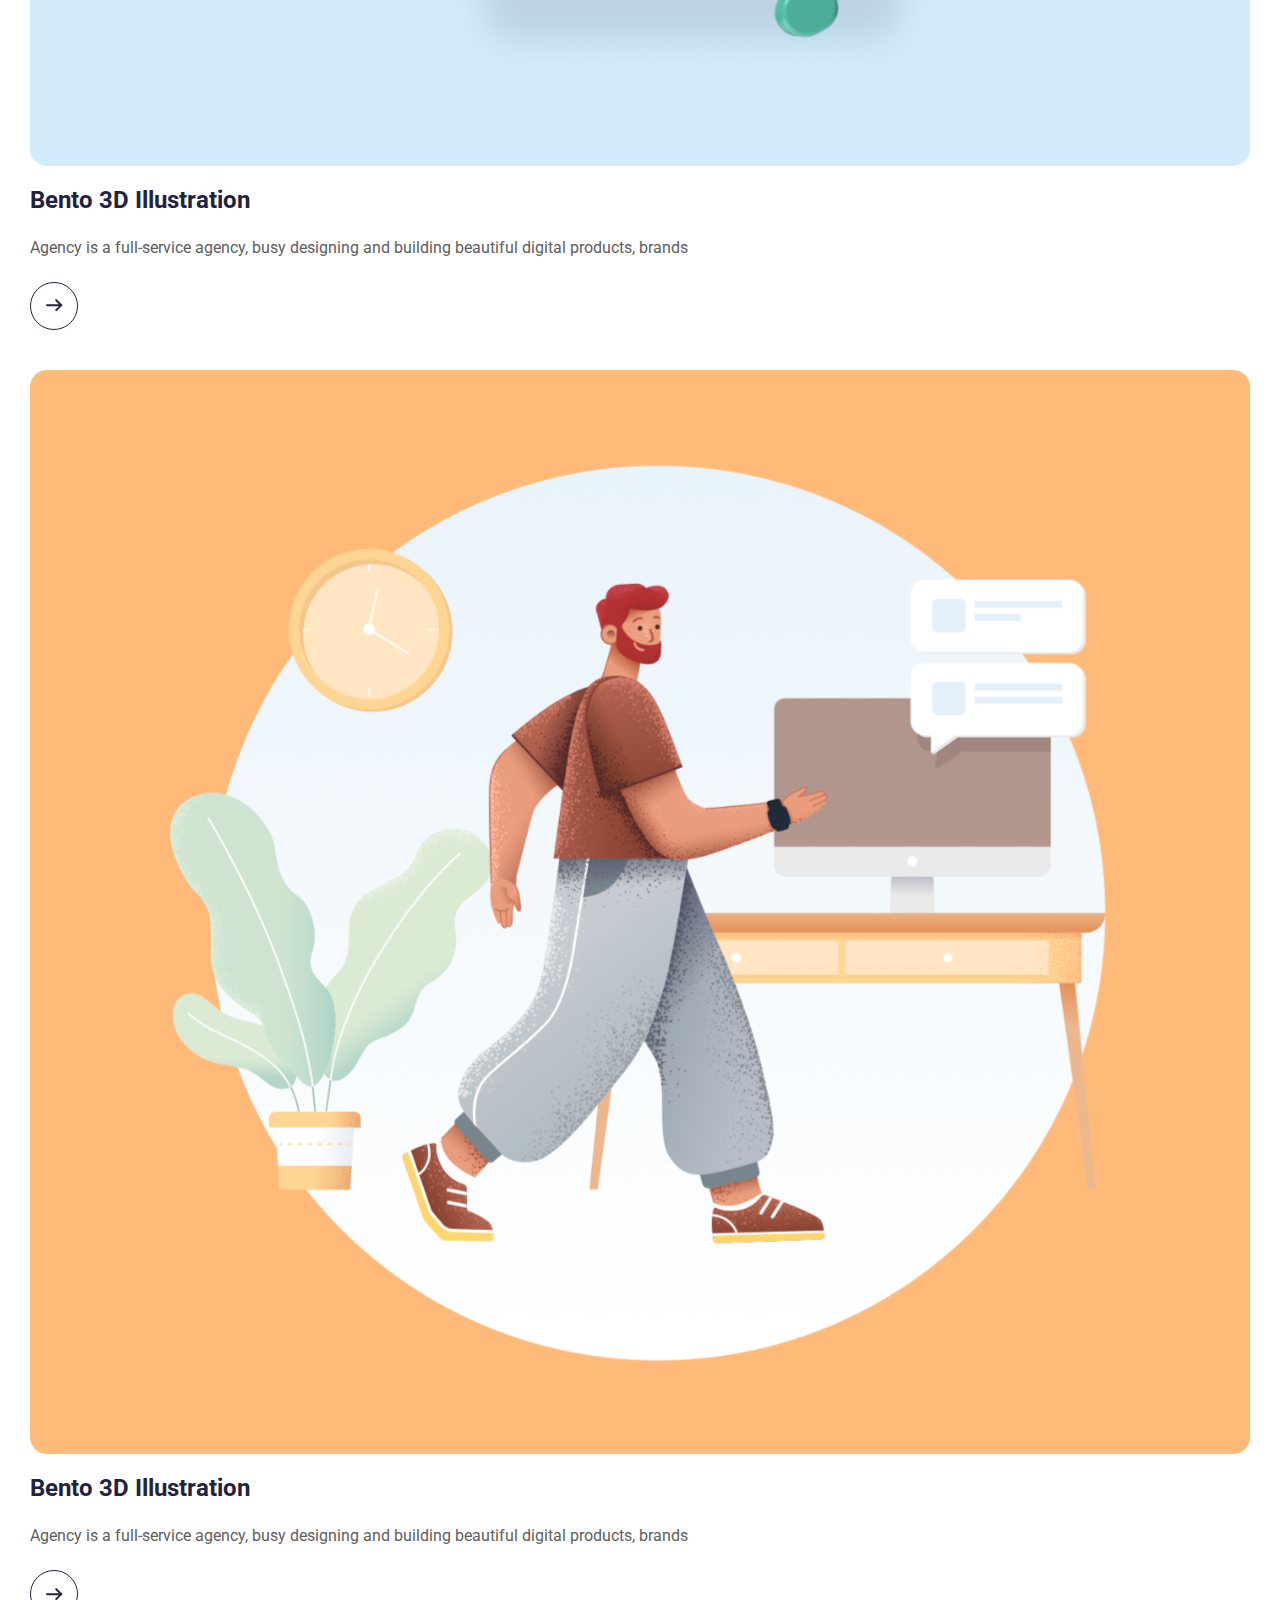
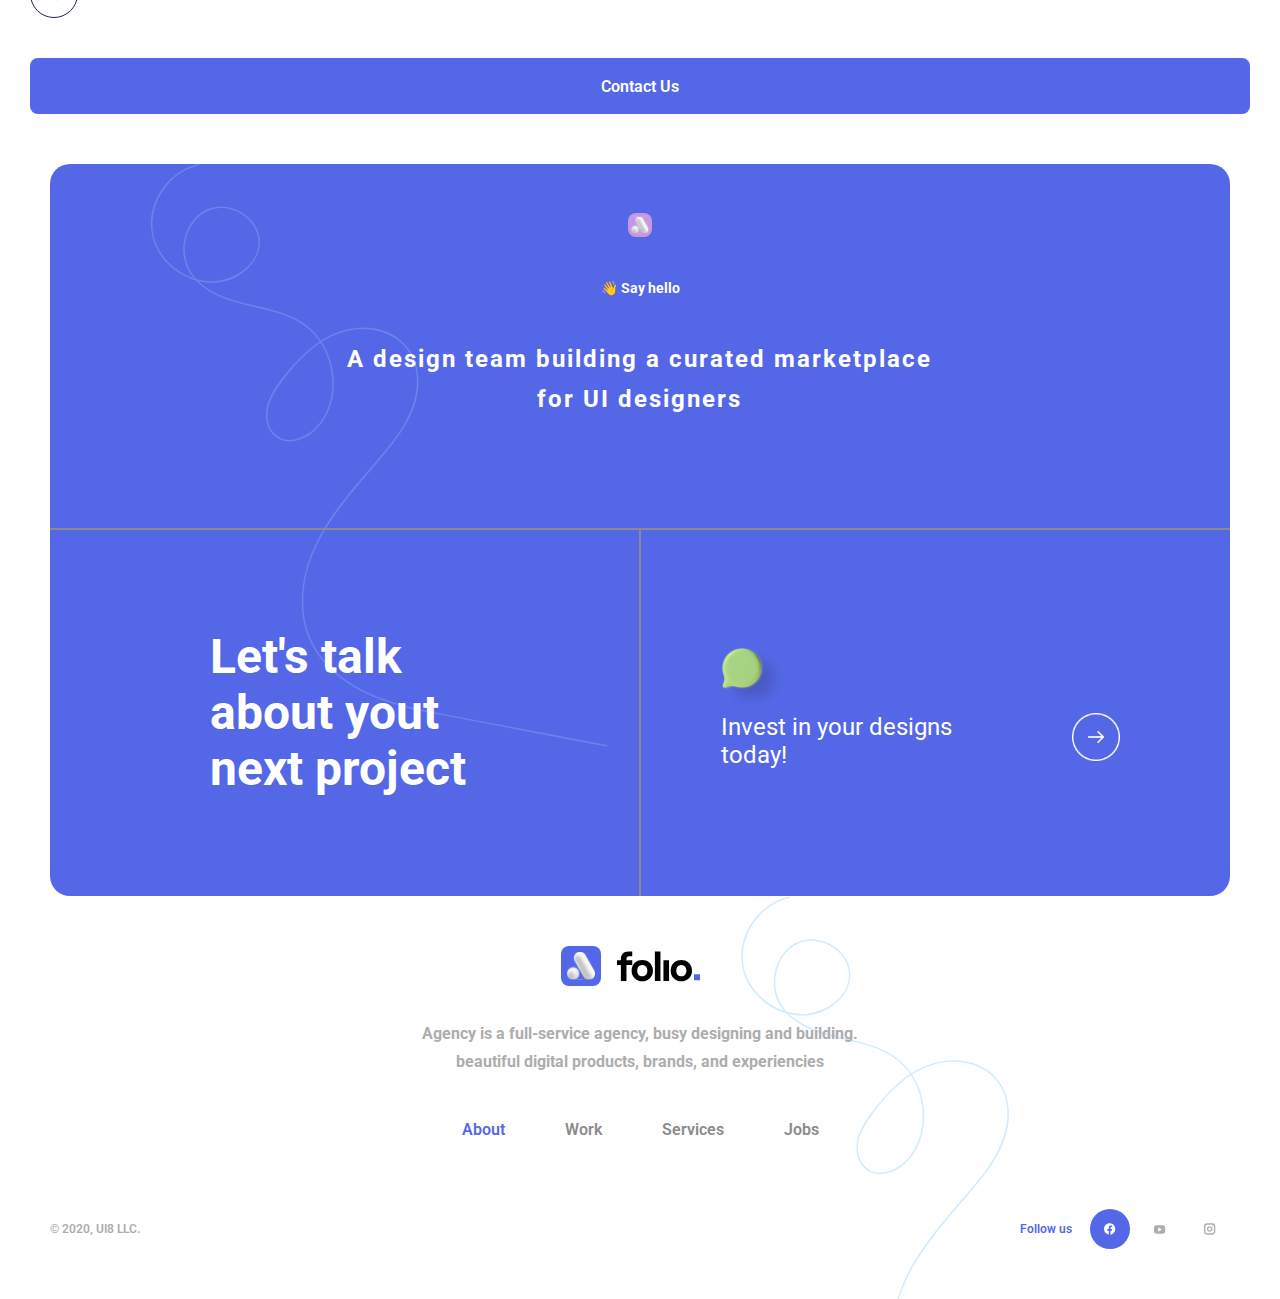
<file: pages/work.html>
<!DOCTYPE html>
<html lang="en">

<head>
    <meta charset="UTF-8">
    <meta http-equiv="X-UA-Compatible" content="IE=edge">
    <meta name="viewport" content="width=device-width, initial-scale=1.0">
    <link rel="stylesheet" href="../assets/css/style.css">
    <title>work</title>
</head>

<body>
    <!-- ==============HEADER============= -->
    <header>
        <nav class="nav-menu">
            <a href="#">
                <img src="../assets/img/logo-black.svg" class="logo" alt="Logo folio website">
            </a>

            <ul class="nav-list">
                <li class="nav-list-item"><a href="#" class="active">About</a></li>
                <li class="nav-list-item"><a href="./work.html">Work</a></li>
                <li class="nav-list-item"><a href="./service.html">Services</a></li>
                <li class="nav-list-item"><a href="./jobs.html">Jobs <span class="jobs_badge">2</span></a></li>
            </ul>

            <a href="#" class="btn-contact-us">Contact Us</a>

            <a href="../pages/menu.html" class="btn-toggle-menu">
                <span></span>
                <span></span>
            </a>
        </nav>
    </header>

    <!-- ==============MAIN============= -->
    <main class="main-works">
        <section class="page-title">
            <span class="page-title-number">04.</span>
            <span class="page-title-text">Famous Projects.</span>
        </section>

        <section>
            <h1 class="work-title">Our Partnerships</h1>
            <p class="work-text-main">Agency is a full-service agency, busy designing and building beautiful digital
                products, brands, and experiences.</p>
        </section>

        <section class="works-cards">
            <div class="work-card-item">
                <div class="works-card-1">
                    <img src="../assets/img/female-running-colorful.svg">
                </div>
                <h3 class="work-title">Bento 3D Illustration</h3>
                <p class="work-text">Agency is a full-service agency, busy designing and building beautiful digital
                    products, brands
                </p>
                <a href="" class="btn-works-arrow">
                    <img src="../assets/img/row-black.svg" alt=""> 
                </a>
            </div>

            <div class="work-card-item">
                <div class="works-card-2">
                    <img src="../assets/img/main.svg">
                </div>
                <h3 class="work-title">Bento 3D Illustration</h3>
                <p class="work-text">Agency is a full-service agency, busy designing and building beautiful digital
                    products, brands
                </p>
                <a href="" class="btn-works-arrow">
                    <img src="../assets/img/row-black.svg" alt=""> 
                </a>
            </div>

            <div class="work-card-item">
                <div class="works-card-3">
                    <img src="../assets/img/tablet-pencil-mini.svg">
                </div>
                <h3 class="work-title">Bento 3D Illustration</h3>
                <p class="work-text">Agency is a full-service agency, busy designing and building beautiful digital
                    products, brands
                </p>
                <a href="" class="btn-works-arrow">
                    <img src="../assets/img/row-black.svg" alt=""> 
                </a>
            </div>

            <div class="work-card-item">
                <div class="works-card-4">
                    <img src="../assets/img/tablet-mic.svg">
                </div>
                <h3 class="work-title">Bento 3D Illustration</h3>
                <p class="work-text">Agency is a full-service agency, busy designing and building beautiful digital
                    products, brands
                </p>
                <a href="" class="btn-works-arrow">
                    <img src="../assets/img/row-black.svg" alt=""> 
                </a>
            </div>

            <div class="work-card-item">
                <div class="works-card-5">
                    <img src="../assets/img/male-walking-colorful.svg">
                </div>
                <h3 class="work-title">Bento 3D Illustration</h3>
                <p class="work-text">Agency is a full-service agency, busy designing and building beautiful digital
                    products, brands
                </p>
                <a href="" class="btn-works-arrow">
                    <img src="../assets/img/row-black.svg" alt=""> 
                </a>
            </div>
        </section>

        <a href="#" class="btn-contact-us-work">Contact Us</a>
    </main>

    <!-- ==============FOOTER============= -->
    <footer class="footer-container">
        <section class="footer-card">
            <div class="footer-card-content-top">
                <img src="../assets/img/icon/logo-icon-footer.svg" alt="Icon logo footer" class="footer-icon-logo">
                <img src="../assets/img/spech-bubble.svg" alt="Speach bubble" class="footer-card-img">
                <h3 class="footer-card-hello">👋 Say hello</h3>
                <h2 class="footer-card-maktplace">A design team building a curated marketplace for UI designers</h2>
            </div>
            <div class="line-divide"></div>
            <div class="footer-card-content-bottom">
                <div class="footer-card-content-bottom-l">
                    <h1 class="footer-card-project">Let's talk about yout next project</h1>
                </div>
                <div class="line-divide-vertical"></div>
                <div class="footer-card-content-bottom-r">
                    <img src="../assets/img/spech-bubble.svg" alt="Speach bubble" class="footer-card-img-r">
                    <p class="footer-card-invest">Invest in your designs today!</p>
                    <a href="#" class="footer-card-arrow">
                        <img src="../assets/img/icon/arrow-white.png" alt="" class="card-arrow-img">
                    </a>
                </div>
                <a href="#" class="footer-card-btn">
                    Contact US
                </a>
            </div>
        </section>

        <section class="footer-info">
            <div class="footer-info-top">
                <img src="../assets/img/logo-black.svg" alt="Logo folio info">
                <h2 class="footer-info-agency">
                    Agency is a full-service agency, busy designing and building.
                    <span class="footer-info-agency-b">beautiful digital products, brands, and experiencies</span>
                </h2>

                <nav class="footer-nav">
                    <select name="nav-select" id="" class="footer-nav-select">
                        <option value="" selected class="footer-nav-home option">Home</option>
                        <option value="">About</option>
                        <option value="">Work</option>
                        <option value="">Services</option>
                        <option value="">Jobs</option>
                    </select>
                    <div class="footer-nav-list-display">
                        <ul class="footer-nav-list">
                            <li><a href="#" class="active">About</a></li>
                            <li><a href="#">Work</a></li>
                            <li><a href="#">Services</a></li>
                            <li><a href="./pages/jobs.html">Jobs</a></li>
                        </ul>
                    </div>
                </nav>
            </div>
            <div class="footer-info-bottom">
                <div class="footer-social-media">
                    <p class="footer-text-follow">Follow us</p>
                    <div class="footer-nav-social">
                        <ul class="social-icons">
                            <li>
                                <a href="" class="face active">
                                    <svg width="12" height="12" viewBox="0 0 12 12" fill="none"
                                        xmlns="http://www.w3.org/2000/svg">
                                        <path fill-rule="evenodd" clip-rule="evenodd"
                                            d="M11.2796 6.034C11.2803 3.00752 8.93165 0.510338 5.93539 0.351694C2.93912 0.193051 0.344241 2.42849 0.0307703 5.43841C-0.282701 8.44832 1.79499 11.1789 4.75853 11.6518V7.67809H3.32671V6.034H4.75853V4.78031C4.69611 4.18782 4.89794 3.598 5.30937 3.17049C5.72081 2.74297 6.2993 2.52198 6.88827 2.56733C7.31128 2.57294 7.7333 2.61002 8.15089 2.67827V4.07987H7.44027C7.19507 4.04752 6.94858 4.12933 6.77033 4.30222C6.59207 4.47511 6.50137 4.72034 6.5238 4.96876V6.03542H8.08815L7.83788 7.67951H6.52098V11.6553C9.26236 11.2179 11.2807 8.8336 11.2796 6.034Z"
                                            fill="#ADADAD" />
                                    </svg>
                                </a>
                            </li>
                            <li><a href="" class="youtube"><img src="../assets/img/icon/youtube-desktop.svg" alt=""></a>
                            </li>
                            <li><a href="" class="instagran"><img src="../assets/img/icon/instagran-desktop.svg"
                                        alt=""></a></li>
                        </ul>
                    </div>
                </div>
                <div class="footer-copy">
                    &copy; 2020, UI8 LLC.
                </div>
            </div>
        </section>
    </footer>
</body>

</html>
</file>
<file: assets/css/style.css>
@import url('https://fonts.googleapis.com/css2?family=Roboto:wght@300;400;700;900&display=swap');
@import url("../css/menu.css");
@import url("../css/header.css");
@import url("../css/footer.css");

@import url("../css/job.css");
@import url("../css/cta.css");
@import url("../css/work.css");
@import url("../css/service.css");
@import url("../css/who-we-are.css");


:root {
    --white: #FFFFFF; 
    --text-dark: #000000;
    --color-primary: #5468E7;
    --color-secondary: #C897E4;
    --color-dark: #232340;
    --color-text: #8B8B8B;
    --color-blue-gradiente: linear-gradient(180deg, #3A8FFF 0%, #0837AE 100%);
    --color-white-gradiente: linear-gradient(360deg, rgba(255, 255, 255, 0.0001) 0%, rgba(237, 229, 240, 0.504289) 100%);
    --color-oxford-gradiente:linear-gradient(0deg, rgba(50, 50, 89, 0.0001) 0%, #323259 72.97%);
    --color-shade-blue:#D1ECFD;
    --color-shade-pink: #FFADD0;
    --color-shade-blue-dark:#323259;
    --color-shade-lilac: #E8BEFF;
    --color-shade-light:#EDEDED;
    --color-shade-orange: #FFCE79;
    --color-shade-royal:#908CFF;
    --color-shade-menu: #595976;
    --color-accent-orange: #FFBA79;
    --color-accent-purple: #9A97ED;
    --color-accent-pink:#FFC7DF;
    --color-body-light:#606060;
    --color-body-dark: #8B8B8B;
    --color-body-deactive: #ADADAD;
    --color-body-blur: #D8D8D8;
    --color-body-grey:#7c7c7c;
    --fonte-principal: "Roboto";

    font-size: 62.5%;
}

* {
    margin: 0;
    padding: 0;
    box-sizing: border-box;
}

body {
    font-size: 1.6rem;
    font-family: var(--fonte-principal);
}

main{
    margin: 0rem auto;
}

.bg-body{
    background-image: url(../img/line.svg);
    background-repeat: no-repeat;
    background-position: -70% 0%;
}

.page-title {
    display: flex;
    flex-direction: row;
    gap:2.4rem;
    margin-bottom: 2.4rem;
}

.page-title span{
    font-size: 1.4rem;
    color: var(--color-primary);
    font-weight: 600;
    margin-top: 2rem;
}
</file>
